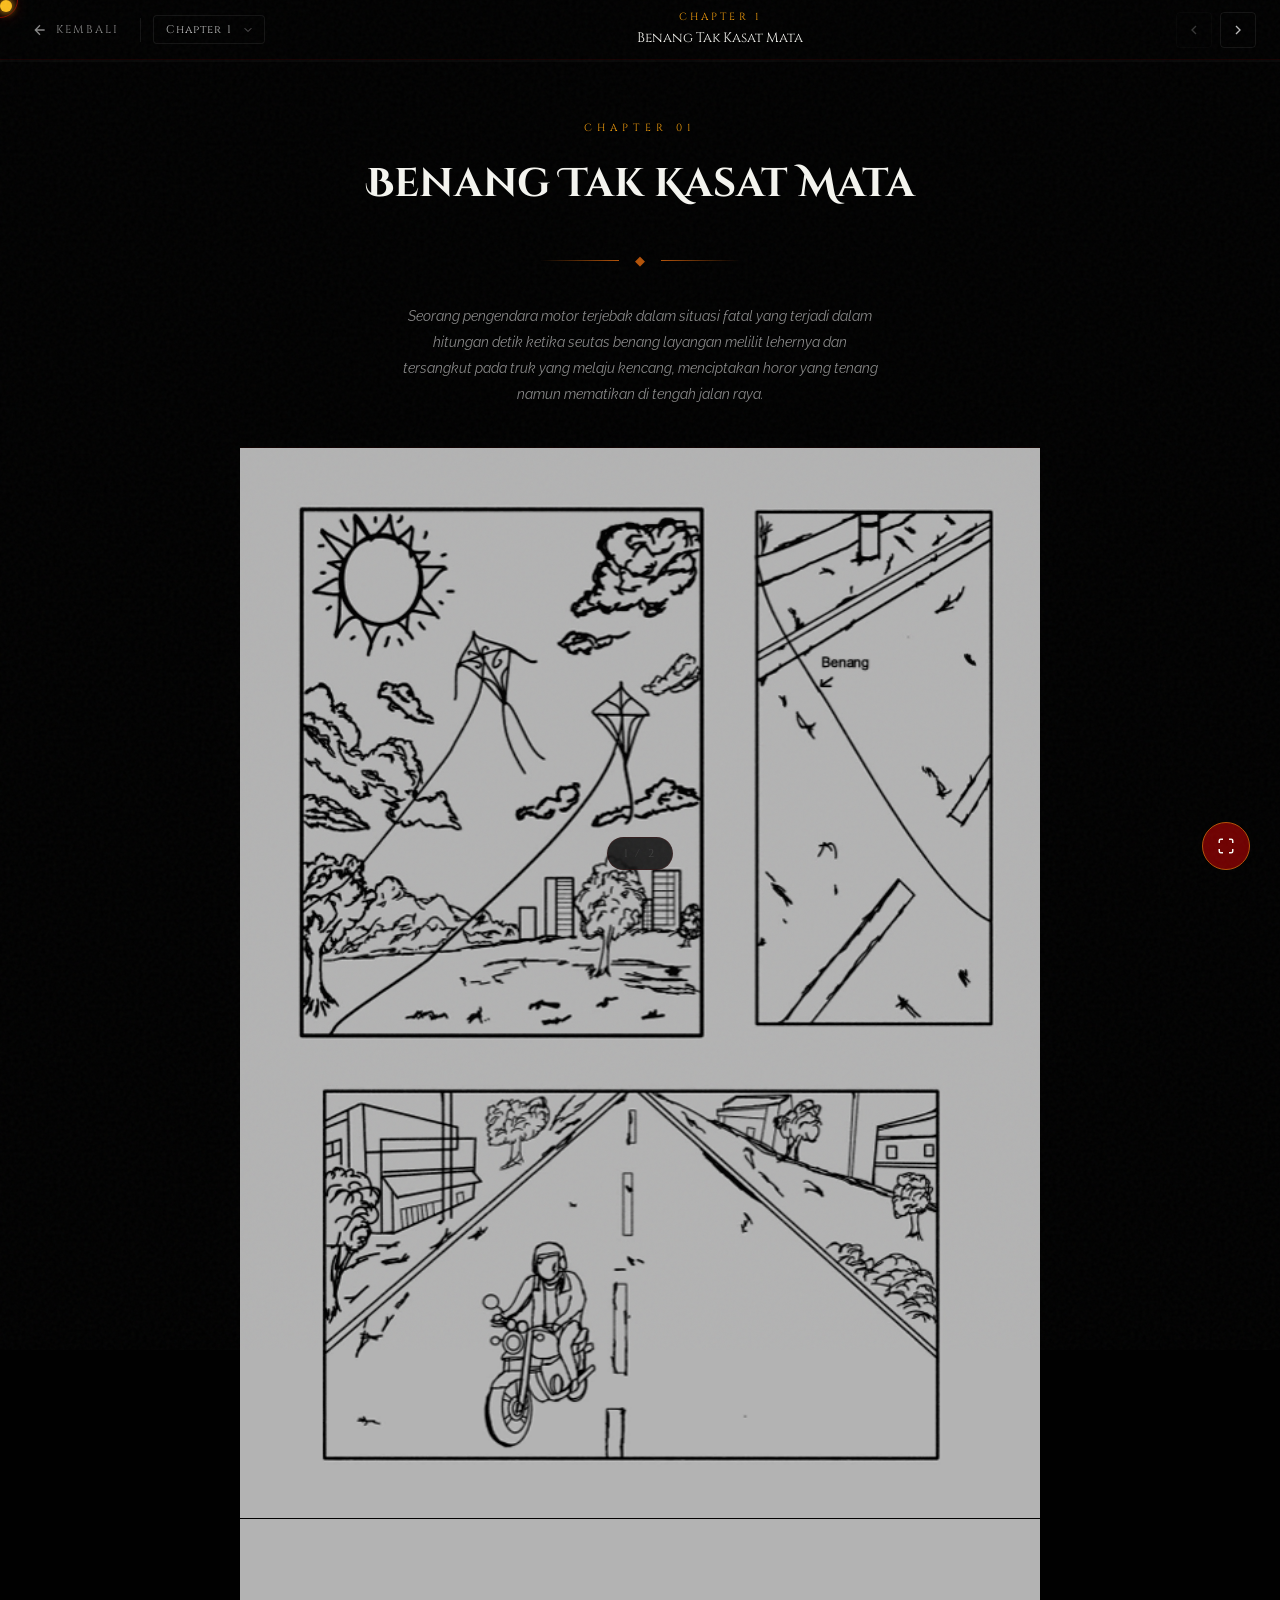
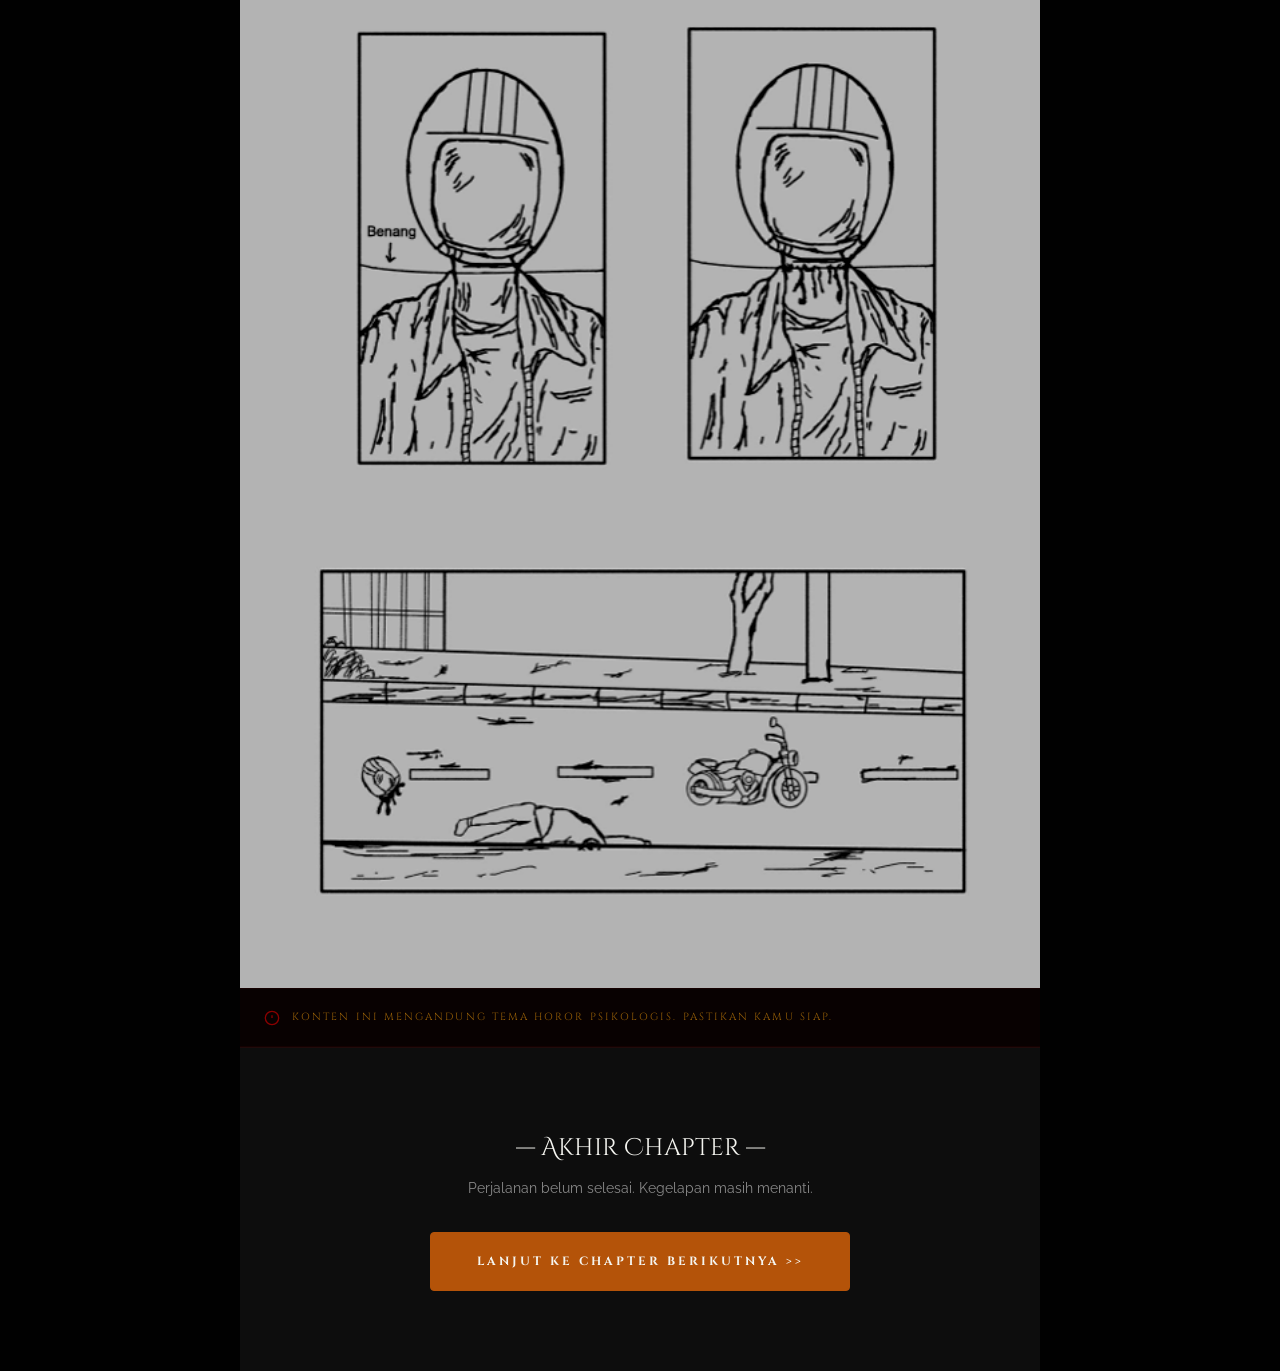
<file: reader.html>
<!doctype html>
<html lang="id">
  <head>
    <meta charset="UTF-8" />
    <meta name="viewport" content="width=device-width, initial-scale=1.0" />
    <meta
      name="description"
      content="Baca BATAS KEGELAPAN — Psychological Horror Manga"
    />
    <title>MANCHINEEL — Reader</title>
    <link rel="stylesheet" href="style.css" />
    <link rel="preconnect" href="https://fonts.googleapis.com" />
    <link rel="preconnect" href="https://fonts.gstatic.com" crossorigin />
    <style>
      body {
        background: #010101;
      }

      .reader-topbar-left {
        display: flex;
        align-items: center;
        gap: 4px;
      }

      .reader-divider {
        width: 1px;
        height: 24px;
        background: rgba(255, 255, 255, 0.08);
        margin: 0 8px;
      }

      .chapter-select {
        background: transparent;
        border: 1px solid rgba(255, 255, 255, 0.08);
        color: var(--text-dim);
        font-family: var(--font-heading);
        font-size: 0.7rem;
        letter-spacing: 0.1em;
        padding: 6px 12px;
        border-radius: var(--radius);
        cursor: none;
        appearance: none;
        -webkit-appearance: none;
        background-image: url("data:image/svg+xml,%3Csvg width='12' height='12' viewBox='0 0 24 24' fill='none' xmlns='http://www.w3.org/2000/svg'%3E%3Cpath d='M6 9l6 6 6-6' stroke='%23666' stroke-width='2' stroke-linecap='round'/%3E%3C/svg%3E");
        background-repeat: no-repeat;
        background-position: right 10px center;
        padding-right: 28px;
        transition: var(--transition-fast);
      }

      .chapter-select:hover {
        border-color: var(--red);
        color: var(--white);
      }

      .chapter-select option {
        background: #111;
        color: var(--text-dim);
      }

      /* Immersive overlay for comic pages */
      .reader-content {
        background: #010101;
        min-height: 100vh;
      }

      .comic-page img {
        max-width: 800px;
        width: 100%;
        display: block;
        margin: 0 auto;
      }

      /* Horror atmosphere between pages */
      .page-separator {
        height: 1px;
        background: linear-gradient(
          to right,
          transparent,
          rgba(139, 0, 0, 0.2),
          transparent
        );
        margin: 0;
      }

      .reader-intro {
        max-width: 800px;
        margin: 0 auto;
        padding: 60px 24px 40px;
        text-align: center;
        border-bottom: 1px solid rgba(139, 0, 0, 0.1);
      }

      .reader-intro-ch {
        font-family: var(--font-heading);
        font-size: 0.65rem;
        letter-spacing: 0.5em;
        text-transform: uppercase;
        color: var(--red-bright);
        margin-bottom: 12px;
      }

      .reader-intro-title {
        font-family: var(--font-display);
        font-size: clamp(1.5rem, 4vw, 2.5rem);
        color: var(--white);
        margin-bottom: 16px;
        animation: flicker-text 6s ease infinite;
      }

      .reader-intro-desc {
        font-size: 0.9rem;
        color: var(--text-muted);
        max-width: 480px;
        margin: 0 auto;
        line-height: 1.8;
        font-style: italic;
      }

      .reader-intro-divider {
        display: flex;
        align-items: center;
        gap: 16px;
        margin: 32px auto;
        max-width: 200px;
      }

      .reader-intro-divider span {
        height: 1px;
        flex: 1;
        background: linear-gradient(to right, transparent, var(--red));
      }

      .reader-intro-divider span:last-child {
        background: linear-gradient(to left, transparent, var(--red));
      }

      .reader-intro-divider i {
        color: var(--red);
        font-style: normal;
        font-size: 0.8rem;
      }

      .comic-image-wrapper {
        position: relative;
        max-width: 800px;
        margin: 0 auto;
        overflow: hidden;
      }

      .comic-image-wrapper::after {
        content: "";
        position: absolute;
        inset: 0;
        pointer-events: none;
        background: linear-gradient(
          180deg,
          rgba(1, 1, 1, 0.3) 0%,
          transparent 10%,
          transparent 90%,
          rgba(1, 1, 1, 0.3) 100%
        );
      }

      /* Hover effect on pages */
      .comic-page {
        position: relative;
      }

      .comic-page:hover img {
        filter: grayscale(15%) contrast(1.12) brightness(0.9) !important;
      }

      /* Page number display */
      .page-num-overlay {
        position: absolute;
        bottom: 12px;
        right: 12px;
        background: rgba(1, 1, 1, 0.7);
        border: 1px solid rgba(139, 0, 0, 0.2);
        font-family: var(--font-heading);
        font-size: 0.6rem;
        letter-spacing: 0.2em;
        color: var(--gray-mid);
        padding: 4px 10px;
        border-radius: var(--radius);
        z-index: 1;
      }

      /* Warning between chapters */
      .chapter-warning {
        max-width: 800px;
        margin: 0 auto;
        padding: 20px 24px;
        display: flex;
        align-items: center;
        gap: 12px;
        background: rgba(139, 0, 0, 0.05);
        border-top: 1px solid rgba(139, 0, 0, 0.1);
        border-bottom: 1px solid rgba(139, 0, 0, 0.1);
      }

      .chapter-warning p {
        font-family: var(--font-heading);
        font-size: 0.65rem;
        letter-spacing: 0.2em;
        text-transform: uppercase;
        color: var(--red-bright);
        opacity: 0.6;
      }

      .reader-end-nav {
        max-width: 420px;
        margin: 0 auto;
      }

      .reader-end-nav .btn-primary {
        width: 100%;
        justify-content: center;
        padding: 18px 24px;
      }

      @keyframes flicker-text {
        0%,
        94%,
        100% {
          opacity: 1;
        }
        95% {
          opacity: 0.7;
        }
        97% {
          opacity: 1;
        }
        98.5% {
          opacity: 0.85;
        }
      }

      @media (max-width: 820px) {
        .reader-chapter-info {
          display: none;
        }
        .reader-intro {
          padding: 40px 16px 32px;
        }
      }
    </style>
  </head>
  <body class="reader-page">
    <!-- Custom Cursor -->
    <div class="cursor"></div>
    <div class="cursor-ring"></div>

    <!-- Chapter Progress Bar -->
    <div class="chapter-progress-bar">
      <div class="chapter-progress-fill"></div>
    </div>

    <!-- Reader Topbar -->
    <div class="reader-topbar">
      <div class="reader-topbar-left">
        <a class="reader-back" href="index.html">
          <svg
            width="16"
            height="16"
            viewBox="0 0 24 24"
            fill="none"
            stroke="currentColor"
            stroke-width="2"
          >
            <path d="M19 12H5M12 5l-7 7 7 7" />
          </svg>
          <span>Kembali</span>
        </a>
        <div class="reader-divider"></div>
        <select
          class="chapter-select"
          id="chapter-select"
          title="Pilih Chapter"
        >
          <option value="1">Chapter 1</option>
          <option value="2">Chapter 2</option>
          <option value="3">Chapter 3</option>
          <option value="4">Chapter 4</option>
          <option value="5">Chapter 5</option>
          <option value="6">Chapter 6</option>
        </select>
      </div>

      <div class="reader-chapter-info">
        <div class="reader-chapter-num">Chapter 1</div>
        <div class="reader-chapter-title">Pintu Yang Terbuka</div>
      </div>

      <div class="reader-controls">
        <button
          class="reader-btn"
          id="prev-chapter-btn"
          title="Chapter Sebelumnya"
        >
          <svg
            width="16"
            height="16"
            viewBox="0 0 24 24"
            fill="none"
            stroke="currentColor"
            stroke-width="2"
          >
            <path d="M15 18l-6-6 6-6" />
          </svg>
        </button>
        <button
          class="reader-btn"
          id="next-chapter-btn"
          title="Chapter Berikutnya"
        >
          <svg
            width="16"
            height="16"
            viewBox="0 0 24 24"
            fill="none"
            stroke="currentColor"
            stroke-width="2"
          >
            <path d="M9 18l6-6-6-6" />
          </svg>
        </button>
      </div>
    </div>

    <!-- Reader Content -->
    <div class="reader-content">
      <!-- Chapter Intro -->
      <div class="reader-intro" id="reader-intro">
        <div class="reader-intro-ch" id="reader-ch-label">CHAPTER 01</div>
        <h1 class="reader-intro-title" id="reader-ch-title">
          Benang Tak Kasat Mata
        </h1>
        <div class="reader-intro-divider">
          <span></span>
          <i>◆</i>
          <span></span>
        </div>
        <p class="reader-intro-desc" id="reader-ch-desc">
          Seorang pengendara motor terjebak dalam situasi fatal yang terjadi
          dalam hitungan detik ketika seutas benang layangan melilit lehernya
          dan tersangkut pada truk yang melaju kencang, menciptakan horor yang
          tenang namun mematikan di tengah jalan raya.
        </p>
      </div>
      <!-- Comic Pages Container -->
      <div id="reader-pages" class="reader-pages">
        <!-- Rendered by JS -->
      </div>

      <!-- Chapter Warning -->
      <div class="chapter-warning">
        <svg
          width="16"
          height="16"
          viewBox="0 0 24 24"
          fill="none"
          stroke="#8b0000"
          stroke-width="2"
        >
          <circle cx="12" cy="12" r="10" />
          <line x1="12" y1="8" x2="12" y2="12" />
          <line x1="12" y1="16" x2="12.01" y2="16" />
        </svg>
        <p>Konten ini mengandung tema horor psikologis. Pastikan kamu siap.</p>
      </div>

      <!-- End of Chapter -->
      <div class="reader-end">
        <div class="reader-end-title">— Akhir Chapter —</div>
        <div class="reader-end-sub">
          Perjalanan belum selesai. Kegelapan masih menanti.
        </div>

        <div class="reader-nav-btns reader-end-nav">
          <a id="next-chapter-end" href="#" class="btn-primary">
            <span>Lanjut ke chapter berikutnya</span>
          </a>
        </div>
      </div>
    </div>

    <!-- Page Counter -->
    <div class="page-counter">1 / 8</div>

    <!-- Fullscreen Button -->
    <button class="fullscreen-btn" title="Mode Fullscreen (F)">
      <svg
        width="18"
        height="18"
        viewBox="0 0 24 24"
        fill="none"
        stroke="currentColor"
        stroke-width="2"
      >
        <path
          d="M8 3H5a2 2 0 0 0-2 2v3m18 0V5a2 2 0 0 0-2-2h-3m0 18h3a2 2 0 0 0 2-2v-3M3 16v3a2 2 0 0 0 2 2h3"
        />
      </svg>
    </button>

    <script src="script.js"></script>
    <script>
      // Update chapter select and intro based on URL param
      document.addEventListener("DOMContentLoaded", () => {
        const chId =
          parseInt(
            new URLSearchParams(window.location.search).get("chapter"),
          ) || 1;
        const sel = document.getElementById("chapter-select");
        if (sel) sel.value = chId;

        // Update intro
        const ch = window.CHAPTER_DATA ? CHAPTER_DATA[chId - 1] : null;
        if (ch) {
          const lbl = document.getElementById("reader-ch-label");
          const title = document.getElementById("reader-ch-title");
          const desc = document.getElementById("reader-ch-desc");
          if (lbl) lbl.textContent = `CHAPTER ${String(chId).padStart(2, "0")}`;
          if (title) title.textContent = ch.title;
          if (desc) desc.textContent = ch.desc;
        }

        // Chapter select navigation
        if (sel) {
          sel.addEventListener("change", () => {
            window.location.href = `reader.html?chapter=${sel.value}`;
          });
        }
      });
    </script>
  </body>
</html>
</file>
<file: style.css>
/* ============================================
   BATAS KEGELAPAN - Horror Comic Website
   Dark Horror Modern Aesthetic
   ============================================ */

@import url("https://fonts.googleapis.com/css2?family=Cinzel+Decorative:wght@400;700;900&family=Cinzel:wght@400;600;700;900&family=Raleway:ital,wght@0,300;0,400;0,500;0,600;1,300;1,400&display=swap");

/* ============ CSS VARIABLES ============ */
:root {
  --black: #020202;
  --dark: #080808;
  --dark-2: #0d0d0d;
  --dark-3: #111111;
  --dark-4: #1a1a1a;
  --dark-5: #222222;
  --gray: #2a2a2a;
  --gray-mid: #444444;
  --gray-light: #666666;
  --text-muted: #888888;
  --text-dim: #bbbbbb;
  --text-light: #e8e8e8;
  --white: #f5f5f0;

  --red: #b45309;
  --red-mid: #d97706;
  --red-bright: #f59e0b;
  --red-hot: #fbbf24;
  --red-glow: rgba(180, 0, 0, 0.6);
  --red-subtle: rgba(139, 0, 0, 0.15);
  --red-flare: rgba(200, 0, 0, 0.08);

  --accent: #f59e0b;
  --accent-dim: rgba(192, 57, 43, 0.5);

  --font-display: "Cinzel Decorative", serif;
  --font-heading: "Cinzel", serif;
  --font-body: "Raleway", sans-serif;

  --border-red: 1px solid rgba(139, 0, 0, 0.3);
  --border-dark: 1px solid rgba(255, 255, 255, 0.05);
  --radius: 4px;
  --radius-lg: 8px;

  --transition: all 0.4s cubic-bezier(0.25, 0.46, 0.45, 0.94);
  --transition-slow: all 0.7s cubic-bezier(0.25, 0.46, 0.45, 0.94);
  --transition-fast: all 0.2s ease;

  --shadow-red: 0 0 20px rgba(139, 0, 0, 0.4), 0 0 60px rgba(139, 0, 0, 0.1);
  --shadow-dark: 0 20px 60px rgba(0, 0, 0, 0.8);
  --glow-red:
    0 0 10px rgba(180, 0, 0, 0.8), 0 0 30px rgba(139, 0, 0, 0.4),
    0 0 60px rgba(100, 0, 0, 0.2);
}

/* ============ RESET & BASE ============ */
*,
*::before,
*::after {
  margin: 0;
  padding: 0;
  box-sizing: border-box;
}

html {
  scroll-behavior: smooth;
  font-size: 16px;
}

body {
  font-family: var(--font-body);
  background-color: var(--black);
  color: var(--text-light);
  line-height: 1.7;
  overflow-x: hidden;
  cursor: default;
}

body.menu-open {
  overflow: hidden;
}

a {
  text-decoration: none;
  color: inherit;
}

img {
  max-width: 100%;
  display: block;
}

ul {
  list-style: none;
}

button {
  cursor: pointer;
  font-family: var(--font-body);
  border: none;
  background: none;
}

/* ============ CUSTOM CURSOR ============ */
.cursor {
  width: 12px;
  height: 12px;
  background: var(--red-hot);
  border-radius: 50%;
  position: fixed;
  pointer-events: none;
  z-index: 9999;
  mix-blend-mode: difference;
  transition:
    transform 0.15s ease,
    opacity 0.3s ease;
  box-shadow:
    0 0 8px var(--red-hot),
    0 0 20px rgba(255, 26, 26, 0.5);
}

.cursor-ring {
  width: 36px;
  height: 36px;
  border: 1px solid rgba(204, 0, 0, 0.6);
  border-radius: 50%;
  position: fixed;
  pointer-events: none;
  z-index: 9998;
  transition: all 0.25s cubic-bezier(0.25, 0.46, 0.45, 0.94);
}

.cursor.hover {
  transform: scale(2.5);
  background: transparent;
  border: 1px solid var(--red-hot);
}

.cursor-ring.hover {
  transform: scale(1.5);
  border-color: var(--red-hot);
  box-shadow: 0 0 15px rgba(255, 26, 26, 0.4);
}

/* ============ GRAIN OVERLAY ============ */
.grain-overlay {
  position: fixed;
  top: -50%;
  left: -50%;
  width: 200%;
  height: 200%;
  pointer-events: none;
  z-index: 9000;
  opacity: 0.035;
  background-image: url("data:image/svg+xml,%3Csvg viewBox='0 0 512 512' xmlns='http://www.w3.org/2000/svg'%3E%3Cfilter id='noise'%3E%3CfeTurbulence type='fractalNoise' baseFrequency='0.9' numOctaves='4' stitchTiles='stitch'/%3E%3C/filter%3E%3Crect width='100%25' height='100%25' filter='url(%23noise)' opacity='1'/%3E%3C/svg%3E");
  animation: grain-shift 0.5s steps(1) infinite;
}

@keyframes grain-shift {
  0% {
    transform: translate(0, 0);
  }
  10% {
    transform: translate(-2%, -3%);
  }
  20% {
    transform: translate(3%, 1%);
  }
  30% {
    transform: translate(-1%, 4%);
  }
  40% {
    transform: translate(4%, -2%);
  }
  50% {
    transform: translate(-3%, 2%);
  }
  60% {
    transform: translate(2%, -4%);
  }
  70% {
    transform: translate(-4%, 1%);
  }
  80% {
    transform: translate(1%, 3%);
  }
  90% {
    transform: translate(-2%, -1%);
  }
  100% {
    transform: translate(3%, -3%);
  }
}

/* ============ LOADING SCREEN ============ */
#loading-screen {
  position: fixed;
  inset: 0;
  background: var(--black);
  z-index: 10000;
  display: flex;
  flex-direction: column;
  align-items: center;
  justify-content: center;
  transition:
    opacity 0.8s ease,
    visibility 0.8s ease;
}

#loading-screen.hidden {
  opacity: 0;
  visibility: hidden;
  pointer-events: none;
}

.loading-content {
  text-align: center;
  position: relative;
}

.loading-eye {
  width: 80px;
  height: 80px;
  border: 2px solid var(--red);
  border-radius: 50%;
  margin: 0 auto 24px;
  position: relative;
  animation: eye-pulse 2s ease-in-out infinite;
}

.loading-eye::before {
  content: "";
  position: absolute;
  inset: 8px;
  background: var(--red);
  border-radius: 50%;
  animation: pupil 2s ease-in-out infinite;
}

.loading-eye::after {
  content: "";
  position: absolute;
  inset: -8px;
  border: 1px solid rgba(139, 0, 0, 0.3);
  border-radius: 50%;
  animation: eye-ring 2s ease-in-out infinite;
}

@keyframes eye-pulse {
  0%,
  100% {
    box-shadow:
      0 0 20px rgba(139, 0, 0, 0.6),
      0 0 60px rgba(139, 0, 0, 0.2);
  }
  50% {
    box-shadow:
      0 0 40px rgba(180, 0, 0, 0.9),
      0 0 100px rgba(139, 0, 0, 0.4);
  }
}

@keyframes pupil {
  0%,
  100% {
    transform: scale(1);
  }
  50% {
    transform: scale(0.6);
  }
}

@keyframes eye-ring {
  0%,
  100% {
    transform: scale(1);
    opacity: 0.5;
  }
  50% {
    transform: scale(1.2);
    opacity: 0;
  }
}

.loading-title {
  font-family: var(--font-display);
  font-size: clamp(1.2rem, 3vw, 2rem);
  font-weight: 700;
  color: var(--red-bright);
  letter-spacing: 0.3em;
  text-transform: uppercase;
  margin-bottom: 8px;
  animation: flicker-text 3s ease infinite;
}

.loading-subtitle {
  font-family: var(--font-heading);
  font-size: 0.75rem;
  color: var(--gray-light);
  letter-spacing: 0.4em;
  text-transform: uppercase;
  margin-bottom: 40px;
}

.loading-bar-wrap {
  width: 200px;
  height: 2px;
  background: var(--dark-4);
  margin: 0 auto;
  position: relative;
  overflow: hidden;
}

.loading-bar {
  height: 100%;
  background: linear-gradient(90deg, var(--red), var(--red-hot));
  width: 0%;
  transition: width 0.1s ease;
  box-shadow: 0 0 10px var(--red-hot);
}

.loading-text {
  font-size: 0.65rem;
  color: var(--gray-mid);
  letter-spacing: 0.3em;
  text-transform: uppercase;
  margin-top: 16px;
  animation: blink 1s step-end infinite;
}

@keyframes blink {
  50% {
    opacity: 0;
  }
}

/* ============ NAVBAR ============ */
.navbar {
  position: fixed;
  top: 0;
  left: 0;
  right: 0;
  z-index: 1000;
  padding: 0 5%;
  height: 70px;
  display: flex;
  align-items: center;
  justify-content: space-between;
  transition: var(--transition);
  border-bottom: 1px solid transparent;
}

.navbar.scrolled {
  background: rgba(2, 2, 2, 0.95);
  backdrop-filter: blur(20px);
  border-bottom: var(--border-red);
  box-shadow: 0 4px 30px rgba(0, 0, 0, 0.8);
}

.nav-logo {
  display: flex;
  align-items: center;
  gap: 12px;
}

.logo-icon {
  width: 36px;
  height: 36px;
  position: relative;
}

.logo-icon svg {
  width: 100%;
  height: 100%;
}

.logo-text {
  font-family: var(--font-display);
  font-size: 1rem;
  font-weight: 700;
  color: var(--white);
  letter-spacing: 0.1em;
}

.logo-text span {
  color: var(--red-bright);
}

.nav-links {
  display: flex;
  align-items: center;
  gap: 40px;
}

.nav-links a {
  font-family: var(--font-heading);
  font-size: 0.75rem;
  font-weight: 600;
  letter-spacing: 0.2em;
  text-transform: uppercase;
  color: var(--text-dim);
  position: relative;
  transition: var(--transition-fast);
}

.nav-links a::after {
  content: "";
  position: absolute;
  bottom: -4px;
  left: 0;
  width: 0;
  height: 1px;
  background: var(--red-bright);
  transition: var(--transition);
  box-shadow: 0 0 8px var(--red-bright);
}

.nav-links a:hover {
  color: var(--white);
}

.nav-links a:hover::after,
.nav-links a.active::after {
  width: 100%;
}

.nav-links a.active {
  color: var(--red-bright);
}

.nav-cta {
  font-family: var(--font-heading) !important;
  font-size: 0.7rem !important;
  letter-spacing: 0.2em;
  color: var(--red-bright) !important;
  padding: 8px 20px;
  border: 1px solid var(--red);
  border-radius: var(--radius);
  transition: var(--transition) !important;
}

.nav-cta:hover {
  background: var(--red) !important;
  color: var(--white) !important;
  box-shadow: var(--shadow-red) !important;
}

.nav-cta::after {
  display: none !important;
}

.nav-hamburger {
  display: none;
  flex-direction: column;
  gap: 5px;
  width: 28px;
  cursor: none;
}

.nav-hamburger span {
  display: block;
  height: 1px;
  background: var(--text-dim);
  transition: var(--transition);
}

.nav-hamburger.active span:nth-child(1) {
  transform: translateY(6px) rotate(45deg);
}

.nav-hamburger.active span:nth-child(2) {
  opacity: 0;
}

.nav-hamburger.active span:nth-child(3) {
  transform: translateY(-6px) rotate(-45deg);
}

/* ============ MOBILE MENU ============ */
.mobile-menu {
  position: fixed;
  inset: 0;
  background: rgba(2, 2, 2, 0.98);
  z-index: 999;
  display: flex;
  flex-direction: column;
  align-items: center;
  justify-content: center;
  gap: 40px;
  opacity: 0;
  visibility: hidden;
  transition: var(--transition);
}

.mobile-menu.open {
  opacity: 1;
  visibility: visible;
}

.mobile-menu a {
  font-family: var(--font-heading);
  font-size: 1.5rem;
  letter-spacing: 0.3em;
  text-transform: uppercase;
  color: var(--text-dim);
  transition: var(--transition);
}

.mobile-menu a:hover {
  color: var(--red-bright);
  text-shadow: var(--glow-red);
}

/* ============ HERO SECTION ============ */
.hero {
  position: relative;
  min-height: 100vh;
  display: flex;
  align-items: center;
  overflow: hidden;
}

.hero-bg {
  position: absolute;
  inset: 0;
  z-index: 0;
}

.hero-bg-image {
  width: 100%;
  height: 100%;
  object-fit: cover;
  object-position: center top;
  filter: grayscale(40%) brightness(0.25) contrast(1.2);
  transform: scale(1.05);
  animation: slow-zoom 20s ease-in-out infinite alternate;
}

@keyframes slow-zoom {
  from {
    transform: scale(1.05);
  }
  to {
    transform: scale(1.12);
  }
}

.hero-overlay {
  position: absolute;
  inset: 0;
  background: linear-gradient(
    to bottom,
    rgba(2, 2, 2, 0.3) 0%,
    rgba(2, 2, 2, 0.1) 30%,
    rgba(139, 0, 0, 0.05) 50%,
    rgba(2, 2, 2, 0.7) 75%,
    rgba(2, 2, 2, 1) 100%
  );
}

.hero-vignette {
  position: absolute;
  inset: 0;
  background: radial-gradient(
    ellipse at center,
    transparent 30%,
    rgba(2, 2, 2, 0.8) 100%
  );
}

.hero-content {
  position: relative;
  z-index: 2;
  width: 100%;
  max-width: 1200px;
  margin: 0 auto;
  padding: 0 5%;
  padding-top: 120px;
  padding-bottom: 100px;
}

.hero-badge {
  display: inline-flex;
  align-items: center;
  gap: 8px;
  font-family: var(--font-heading);
  font-size: 0.65rem;
  letter-spacing: 0.4em;
  text-transform: uppercase;
  color: var(--red-bright);
  margin-bottom: 24px;
  opacity: 0;
  animation: fade-up 0.8s ease 0.3s forwards;
}

.hero-badge::before {
  content: "";
  width: 30px;
  height: 1px;
  background: var(--red-bright);
  box-shadow: 0 0 8px var(--red-bright);
}

.hero-title {
  font-family: var(--font-display);
  font-size: clamp(3rem, 8vw, 7rem);
  font-weight: 900;
  line-height: 1;
  color: var(--white);
  text-transform: uppercase;
  letter-spacing: 0.05em;
  margin-bottom: 8px;
  opacity: 0;
  animation: fade-up 0.8s ease 0.5s forwards;
  position: relative;
}

.hero-title .glitch {
  position: relative;
  display: inline-block;
}

.hero-title .glitch::before,
.hero-title .glitch::after {
  content: attr(data-text);
  position: absolute;
  top: 0;
  left: 0;
  width: 100%;
  height: 100%;
}

.hero-title .glitch::before {
  color: var(--red-bright);
  animation: glitch-1 3s infinite;
  clip-path: polygon(0 0, 100% 0, 100% 35%, 0 35%);
}

.hero-title .glitch::after {
  color: #001aff;
  animation: glitch-2 3s infinite;
  clip-path: polygon(0 65%, 100% 65%, 100% 100%, 0 100%);
}

@keyframes glitch-1 {
  0%,
  90%,
  100% {
    transform: none;
    opacity: 0;
  }
  92% {
    transform: translateX(-3px);
    opacity: 0.8;
  }
  94% {
    transform: translateX(3px);
    opacity: 0.8;
  }
  96% {
    transform: translateX(-1px);
    opacity: 0;
  }
}

@keyframes glitch-2 {
  0%,
  88%,
  100% {
    transform: none;
    opacity: 0;
  }
  90% {
    transform: translateX(3px);
    opacity: 0.6;
  }
  93% {
    transform: translateX(-3px);
    opacity: 0.6;
  }
  95% {
    transform: none;
    opacity: 0;
  }
}

.hero-subtitle {
  font-family: var(--font-heading);
  font-size: clamp(0.9rem, 2vw, 1.3rem);
  font-weight: 400;
  color: var(--red-bright);
  letter-spacing: 0.3em;
  text-transform: uppercase;
  margin-bottom: 32px;
  opacity: 0;
  animation: fade-up 0.8s ease 0.7s forwards;
}

.hero-desc {
  max-width: 540px;
  font-size: 1rem;
  color: var(--text-muted);
  line-height: 1.8;
  margin-bottom: 48px;
  font-style: italic;
  opacity: 0;
  animation: fade-up 0.8s ease 0.9s forwards;
}

.hero-actions {
  display: flex;
  align-items: center;
  gap: 20px;
  flex-wrap: wrap;
  opacity: 0;
  animation: fade-up 0.8s ease 1.1s forwards;
}

.hero-scroll {
  position: absolute;
  bottom: 40px;
  left: 50%;
  transform: translateX(-50%);
  z-index: 2;
  display: flex;
  flex-direction: column;
  align-items: center;
  gap: 8px;
  opacity: 0;
  animation: fade-in 1s ease 1.5s forwards;
}

.hero-scroll span {
  font-family: var(--font-heading);
  font-size: 0.6rem;
  letter-spacing: 0.3em;
  color: var(--gray-mid);
  text-transform: uppercase;
}

.scroll-line {
  width: 1px;
  height: 60px;
  background: linear-gradient(to bottom, var(--red), transparent);
  animation: scroll-pulse 2s ease-in-out infinite;
}

@keyframes scroll-pulse {
  0%,
  100% {
    opacity: 1;
    transform: scaleY(1);
  }
  50% {
    opacity: 0.4;
    transform: scaleY(0.7);
  }
}

/* ============ BUTTONS ============ */
.btn-primary {
  display: inline-flex;
  align-items: center;
  gap: 10px;
  font-family: var(--font-heading);
  font-size: 0.75rem;
  font-weight: 700;
  letter-spacing: 0.25em;
  text-transform: uppercase;
  color: var(--white);
  background: var(--red);
  padding: 16px 36px;
  border-radius: var(--radius);
  border: 1px solid var(--red);
  transition: var(--transition);
  position: relative;
  overflow: hidden;
}

.btn-primary::before {
  content: "";
  position: absolute;
  inset: 0;
  background: linear-gradient(135deg, var(--red-hot), var(--red));
  opacity: 0;
  transition: var(--transition);
}

.btn-primary:hover {
  box-shadow: var(--shadow-red);
  transform: translateY(-2px);
}

.btn-primary:hover::before {
  opacity: 1;
}

.btn-primary span,
.btn-primary svg {
  position: relative;
  z-index: 1;
}

.btn-secondary {
  display: inline-flex;
  align-items: center;
  gap: 10px;
  font-family: var(--font-heading);
  font-size: 0.75rem;
  font-weight: 600;
  letter-spacing: 0.25em;
  text-transform: uppercase;
  color: var(--text-dim);
  background: transparent;
  padding: 16px 36px;
  border-radius: var(--radius);
  border: 1px solid rgba(255, 255, 255, 0.1);
  transition: var(--transition);
}

.btn-secondary:hover {
  color: var(--white);
  border-color: rgba(255, 255, 255, 0.3);
}

.btn-icon {
  display: inline-flex;
  align-items: center;
  gap: 8px;
}

/* ============ SECTION COMMON ============ */
section {
  position: relative;
}

.section-header {
  text-align: center;
  margin-bottom: 60px;
}

.section-label {
  font-family: var(--font-heading);
  font-size: 0.65rem;
  letter-spacing: 0.5em;
  text-transform: uppercase;
  color: var(--red-bright);
  display: flex;
  align-items: center;
  justify-content: center;
  gap: 16px;
  margin-bottom: 16px;
}

.section-label::before,
.section-label::after {
  content: "";
  width: 40px;
  height: 1px;
  background: var(--red);
  opacity: 0.5;
}

.section-title {
  font-family: var(--font-heading);
  font-size: clamp(1.8rem, 4vw, 3rem);
  font-weight: 700;
  color: var(--white);
  letter-spacing: 0.05em;
  line-height: 1.2;
}

/* ============ COMIC INFO SECTION ============ */
.comic-info {
  padding: 80px 0;
  background: var(--black);
}

.comic-info-grid {
  max-width: 1200px;
  margin: 0 auto;
  padding: 0 5%;
  display: grid;
  grid-template-columns: 300px 1fr;
  gap: 60px;
  align-items: start;
}

.comic-cover-wrap {
  position: sticky;
  top: 100px;
}

.comic-cover {
  position: relative;
  border-radius: var(--radius-lg);
  overflow: hidden;
  box-shadow: var(--shadow-red), var(--shadow-dark);
  border: 1px solid rgba(139, 0, 0, 0.3);
}

.comic-cover::before {
  content: "";
  position: absolute;
  inset: 0;
  background: linear-gradient(135deg, rgba(139, 0, 0, 0.1), transparent);
  z-index: 1;
  pointer-events: none;
}

.comic-cover img {
  width: 100%;
  aspect-ratio: 2/3;
  object-fit: cover;
  display: block;
  transition: var(--transition-slow);
}

.comic-cover:hover img {
  transform: scale(1.03);
}

.cover-badge {
  position: absolute;
  top: 16px;
  left: 16px;
  z-index: 2;
  background: var(--red);
  color: var(--white);
  font-family: var(--font-heading);
  font-size: 0.6rem;
  letter-spacing: 0.3em;
  text-transform: uppercase;
  padding: 6px 12px;
  border-radius: var(--radius);
  box-shadow: 0 0 15px rgba(139, 0, 0, 0.6);
}

.cover-genre {
  position: absolute;
  bottom: 16px;
  left: 16px;
  right: 16px;
  z-index: 2;
  display: flex;
  flex-wrap: wrap;
  gap: 6px;
}

.genre-tag {
  background: rgba(2, 2, 2, 0.8);
  border: 1px solid rgba(139, 0, 0, 0.4);
  color: var(--text-dim);
  font-family: var(--font-heading);
  font-size: 0.6rem;
  letter-spacing: 0.2em;
  text-transform: uppercase;
  padding: 4px 10px;
  border-radius: var(--radius);
  backdrop-filter: blur(10px);
}

.cover-stats {
  display: grid;
  grid-template-columns: 1fr 1fr;
  gap: 1px;
  background: var(--border-red);
  border: var(--border-red);
  border-radius: var(--radius);
  overflow: hidden;
  margin-top: 16px;
}

.stat-box {
  background: var(--dark-2);
  padding: 16px;
  text-align: center;
}

.stat-value {
  font-family: var(--font-heading);
  font-size: 1.2rem;
  font-weight: 700;
  color: var(--white);
  display: block;
}

.stat-label {
  font-size: 0.65rem;
  letter-spacing: 0.2em;
  text-transform: uppercase;
  color: var(--text-muted);
  margin-top: 2px;
}

.stars {
  color: var(--red-bright);
  font-size: 0.9rem;
}

/* ============ COMIC META ============ */
.comic-meta-title {
  font-family: var(--font-display);
  font-size: clamp(2rem, 5vw, 3.5rem);
  font-weight: 700;
  color: var(--white);
  line-height: 1.1;
  margin-bottom: 8px;
  animation: flicker-text 8s ease infinite;
}

@keyframes flicker-text {
  0%,
  95%,
  100% {
    opacity: 1;
  }
  96% {
    opacity: 0.8;
  }
  97% {
    opacity: 1;
  }
  98% {
    opacity: 0.9;
  }
}

.comic-meta-sub {
  font-family: var(--font-heading);
  font-size: 0.85rem;
  color: var(--red-bright);
  letter-spacing: 0.2em;
  text-transform: uppercase;
  margin-bottom: 24px;
}

.meta-status {
  display: inline-flex;
  align-items: center;
  gap: 8px;
  font-family: var(--font-heading);
  font-size: 0.7rem;
  letter-spacing: 0.2em;
  text-transform: uppercase;
  margin-bottom: 32px;
}

.status-dot {
  width: 8px;
  height: 8px;
  border-radius: 50%;
  background: #00cc66;
  animation: pulse-green 2s ease-in-out infinite;
}

@keyframes pulse-green {
  0%,
  100% {
    box-shadow: 0 0 0 0 rgba(0, 204, 102, 0.7);
  }
  70% {
    box-shadow: 0 0 0 8px rgba(0, 204, 102, 0);
  }
}

.comic-synopsis {
  color: var(--text-muted);
  font-size: 0.95rem;
  line-height: 1.9;
  margin-bottom: 40px;
  border-left: 2px solid var(--red);
  padding-left: 20px;
  font-style: italic;
}

.comic-synopsis.collapsed {
  max-height: 160px;
  overflow: hidden;
  position: relative;
}

.comic-synopsis.collapsed::after {
  content: "";
  position: absolute;
  left: 0;
  right: 0;
  bottom: 0;
  height: 4rem;
  background: linear-gradient(180deg, rgba(2, 2, 2, 0), rgba(2, 2, 2, 0.96));
  pointer-events: none;
}

.synopsis-toggle-wrap {
  display: flex;
  justify-content: flex-end;
  margin-bottom: 24px;
}

.comic-actions {
  display: flex;
  flex-wrap: wrap;
  gap: 16px;
  margin-bottom: 48px;
}

.divider {
  height: 1px;
  background: linear-gradient(to right, var(--red), transparent);
  margin: 32px 0;
  opacity: 0.3;
}

.author-mini {
  display: flex;
  align-items: center;
  gap: 16px;
}

.author-avatar {
  width: 50px;
  height: 50px;
  border-radius: 50%;
  border: 2px solid var(--red);
  overflow: hidden;
  flex-shrink: 0;
}

.author-avatar img {
  width: 100%;
  height: 100%;
  object-fit: cover;
}

.author-info-label {
  font-size: 0.65rem;
  letter-spacing: 0.3em;
  text-transform: uppercase;
  color: var(--text-muted);
  margin-bottom: 2px;
}

.author-info-name {
  font-family: var(--font-heading);
  font-size: 0.9rem;
  font-weight: 600;
  color: var(--white);
}

/* ============ CHAPTERS SECTION ============ */
.chapters-section {
  padding: 80px 0;
  background: linear-gradient(to bottom, var(--black), var(--dark-2));
}

.chapters-wrap {
  max-width: 1200px;
  margin: 0 auto;
  padding: 0 5%;
}

.chapters-grid {
  display: grid;
  grid-template-columns: repeat(auto-fill, minmax(340px, 1fr));
  gap: 20px;
}

.chapter-card {
  background: var(--dark-2);
  border: 1px solid rgba(255, 255, 255, 0.04);
  border-radius: var(--radius-lg);
  overflow: hidden;
  transition: var(--transition);
  position: relative;
  cursor: none;
  display: block;
}

.chapter-card::before {
  content: "";
  position: absolute;
  inset: 0;
  border-radius: var(--radius-lg);
  border: 1px solid transparent;
  background: linear-gradient(135deg, rgba(139, 0, 0, 0.3), transparent)
    border-box;
  -webkit-mask:
    linear-gradient(#fff 0 0) padding-box,
    linear-gradient(#fff 0 0);
  mask:
    linear-gradient(#fff 0 0) padding-box,
    linear-gradient(#fff 0 0);
  -webkit-mask-composite: destination-out;
  mask-composite: exclude;
  opacity: 0;
  transition: var(--transition);
}

.chapter-card:hover {
  transform: translateY(-4px);
  box-shadow: var(--shadow-red), var(--shadow-dark);
  border-color: rgba(139, 0, 0, 0.3);
}

.chapter-card:hover::before {
  opacity: 1;
}

.chapter-thumb {
  position: relative;
  overflow: hidden;
  aspect-ratio: 12/9;
}

.chapter-thumb img {
  width: 100%;
  height: 100%;
  object-fit: cover;
  filter: grayscale(30%) brightness(0.7);
  transition: var(--transition-slow);
}

.chapter-card:hover .chapter-thumb img {
  filter: grayscale(0%) brightness(0.85);
  transform: scale(1.05);
}

.chapter-thumb-overlay {
  position: absolute;
  inset: 0;
  background: linear-gradient(to bottom, transparent, rgba(2, 2, 2, 0.9));
  display: flex;
  align-items: center;
  justify-content: center;
}

.chapter-play-btn {
  width: 50px;
  height: 50px;
  border-radius: 50%;
  background: rgba(139, 0, 0, 0.8);
  border: 2px solid var(--red-bright);
  display: flex;
  align-items: center;
  justify-content: center;
  opacity: 0;
  transform: scale(0.8);
  transition: var(--transition);
  box-shadow: 0 0 20px rgba(139, 0, 0, 0.6);
}

.chapter-card:hover .chapter-play-btn {
  opacity: 1;
  transform: scale(1);
}

.chapter-number-badge {
  position: absolute;
  top: 12px;
  left: 12px;
  background: var(--red);
  color: var(--white);
  font-family: var(--font-heading);
  font-size: 0.65rem;
  font-weight: 700;
  letter-spacing: 0.1em;
  padding: 4px 10px;
  border-radius: var(--radius);
}

.chapter-body {
  padding: 20px;
}

.chapter-num {
  font-family: var(--font-heading);
  font-size: 0.65rem;
  letter-spacing: 0.3em;
  text-transform: uppercase;
  color: var(--red-bright);
  margin-bottom: 6px;
}

.chapter-title {
  font-family: var(--font-heading);
  font-size: 1rem;
  font-weight: 600;
  color: var(--white);
  margin-bottom: 8px;
  transition: var(--transition-fast);
}

.chapter-card:hover .chapter-title {
  color: var(--red-bright);
}

.chapter-desc {
  font-size: 0.8rem;
  color: var(--text-muted);
  line-height: 1.6;
  margin-bottom: 16px;
  display: -webkit-box;
  -webkit-line-clamp: 2;
  -webkit-box-orient: vertical;
  overflow: hidden;
}

.chapter-footer {
  display: flex;
  align-items: center;
  justify-content: space-between;
}

.chapter-date {
  font-size: 0.7rem;
  color: var(--gray-mid);
  letter-spacing: 0.1em;
}

.chapter-pages {
  font-family: var(--font-heading);
  font-size: 0.65rem;
  letter-spacing: 0.1em;
  color: var(--text-muted);
  display: flex;
  align-items: center;
  gap: 4px;
}

/* ============ LORE SECTION ============ */
.lore-section {
  padding: 80px 0;
  background: var(--dark-2);
  position: relative;
  overflow: hidden;
}

.lore-bg {
  position: absolute;
  inset: 0;
  background: radial-gradient(
    ellipse at center,
    rgba(139, 0, 0, 0.03) 0%,
    transparent 70%
  );
}

.lore-wrap {
  max-width: 800px;
  margin: 0 auto;
  padding: 0 5%;
  text-align: center;
  position: relative;
  z-index: 1;
}

.lore-symbol {
  width: 60px;
  height: 60px;
  margin: 0 auto 32px;
  opacity: 0.6;
}

.lore-text {
  font-family: var(--font-heading);
  font-size: clamp(1rem, 2vw, 1.2rem);
  line-height: 2;
  color: var(--text-muted);
  font-style: italic;
  position: relative;
}

.lore-text::before,
.lore-text::after {
  content: '"';
  font-family: var(--font-display);
  font-size: 4rem;
  color: var(--red);
  opacity: 0.2;
  position: absolute;
  line-height: 1;
}

.lore-text::before {
  top: -20px;
  left: -20px;
}

.lore-text::after {
  bottom: -40px;
  right: -20px;
}

/* ============ FOOTER ============ */
footer {
  background: var(--black);
  border-top: 1px solid rgba(139, 0, 0, 0.1);
  padding: 60px 0 30px;
}

.footer-wrap {
  max-width: 1200px;
  margin: 0 auto;
  padding: 0 5%;
}

.footer-top {
  display: grid;
  grid-template-columns: 2fr 1fr 1fr;
  gap: 60px;
  margin-bottom: 48px;
}

.footer-brand p {
  font-size: 0.85rem;
  color: var(--text-muted);
  line-height: 1.8;
  margin-top: 16px;
  max-width: 300px;
}

.footer-col-title {
  font-family: var(--font-heading);
  font-size: 0.7rem;
  letter-spacing: 0.3em;
  text-transform: uppercase;
  color: var(--red-bright);
  margin-bottom: 20px;
}

.footer-links li {
  margin-bottom: 12px;
}

.footer-links a {
  font-size: 0.85rem;
  color: var(--text-muted);
  transition: var(--transition-fast);
  display: inline-flex;
  align-items: center;
  gap: 8px;
}

.footer-links a::before {
  content: "▸";
  color: var(--red);
  font-size: 0.6rem;
  opacity: 0;
  transform: translateX(-8px);
  transition: var(--transition-fast);
}

.footer-links a:hover {
  color: var(--white);
}

.footer-links a:hover::before {
  opacity: 1;
  transform: translateX(0);
}

.footer-bottom {
  border-top: 1px solid rgba(255, 255, 255, 0.05);
  padding-top: 24px;
  display: flex;
  align-items: center;
  justify-content: space-between;
  flex-wrap: gap;
  gap: 16px;
}

.footer-copy {
  font-size: 0.75rem;
  color: var(--gray-mid);
  letter-spacing: 0.1em;
}

.footer-copy span {
  color: var(--red);
}

.footer-social {
  display: flex;
  gap: 16px;
}

.social-btn {
  width: 36px;
  height: 36px;
  border: 1px solid rgba(255, 255, 255, 0.08);
  border-radius: var(--radius);
  display: flex;
  align-items: center;
  justify-content: center;
  color: var(--gray-mid);
  transition: var(--transition);
  font-size: 0.9rem;
}

.social-btn:hover {
  border-color: var(--red);
  color: var(--red-bright);
  box-shadow: 0 0 15px rgba(139, 0, 0, 0.3);
}

/* ============ READER PAGE ============ */
.reader-page {
  background: #010101;
  min-height: 100vh;
}

.reader-topbar {
  position: fixed;
  top: 0;
  left: 0;
  right: 0;
  z-index: 500;
  height: 60px;
  background: rgba(1, 1, 1, 0.95);
  backdrop-filter: blur(20px);
  border-bottom: 1px solid rgba(139, 0, 0, 0.15);
  display: flex;
  align-items: center;
  padding: 0 24px;
  gap: 16px;
  transition: var(--transition);
}

.reader-topbar.hidden {
  transform: translateY(0);
}

.reader-back {
  display: flex;
  align-items: center;
  gap: 8px;
  font-family: var(--font-heading);
  font-size: 0.7rem;
  letter-spacing: 0.2em;
  text-transform: uppercase;
  color: var(--text-muted);
  transition: var(--transition-fast);
  padding: 8px;
  border-radius: var(--radius);
}

.reader-back:hover {
  color: var(--white);
  background: rgba(255, 255, 255, 0.05);
}

.reader-chapter-info {
  flex: 1;
  text-align: center;
}

.reader-chapter-num {
  font-family: var(--font-heading);
  font-size: 0.65rem;
  letter-spacing: 0.3em;
  text-transform: uppercase;
  color: var(--red-bright);
}

.reader-chapter-title {
  font-family: var(--font-heading);
  font-size: 0.85rem;
  color: var(--white);
}

.reader-controls {
  display: flex;
  align-items: center;
  gap: 8px;
}

.reader-btn {
  width: 36px;
  height: 36px;
  border-radius: var(--radius);
  border: 1px solid rgba(255, 255, 255, 0.08);
  background: transparent;
  color: var(--text-dim);
  display: flex;
  align-items: center;
  justify-content: center;
  transition: var(--transition-fast);
  cursor: none;
}

.reader-btn:hover {
  border-color: var(--red);
  color: var(--red-bright);
}

.reader-btn:disabled {
  opacity: 0.3;
  pointer-events: none;
}

.reader-content {
  padding-top: 60px;
  max-width: 800px;
  margin: 0 auto;
}

.reader-pages {
  display: flex;
  flex-direction: column;
}

.comic-page {
  position: relative;
  width: 100%;
  opacity: 0;
  transition: opacity 0.6s ease;
}

.comic-page.visible {
  opacity: 1;
}

.comic-page img {
  width: 100%;
  display: block;
  image-rendering: -webkit-optimize-contrast;
}

.page-separator {
  height: 2px;
  background: linear-gradient(to right, transparent, var(--red), transparent);
  opacity: 0.1;
  margin: 0;
}

.reader-end {
  padding: 80px 24px;
  text-align: center;
  background: var(--dark-2);
  border-top: 1px solid rgba(139, 0, 0, 0.15);
}

.reader-end-title {
  font-family: var(--font-display);
  font-size: 1.5rem;
  color: var(--white);
  margin-bottom: 8px;
}

.reader-end-sub {
  font-size: 0.85rem;
  color: var(--text-muted);
  margin-bottom: 32px;
}

.reader-nav-btns {
  display: flex;
  align-items: center;
  justify-content: center;
  gap: 16px;
  flex-wrap: wrap;
}

.chapter-progress-bar {
  position: fixed;
  top: 60px;
  left: 0;
  right: 0;
  height: 2px;
  z-index: 499;
  background: rgba(255, 255, 255, 0.03);
}

.chapter-progress-fill {
  height: 100%;
  background: linear-gradient(to right, var(--red), var(--red-hot));
  width: 0%;
  transition: width 0.1s ease;
  box-shadow: 0 0 10px var(--red-hot);
}

.fullscreen-btn {
  position: fixed;
  bottom: 30px;
  right: 30px;
  z-index: 100;
  width: 48px;
  height: 48px;
  border-radius: 50%;
  background: rgba(139, 0, 0, 0.8);
  border: 1px solid var(--red);
  color: var(--white);
  display: flex;
  align-items: center;
  justify-content: center;
  cursor: none;
  transition: var(--transition);
  backdrop-filter: blur(10px);
}

.fullscreen-btn:hover {
  box-shadow: var(--shadow-red);
  transform: scale(1.1);
}

/* ============ ABOUT PAGE ============ */
.about-hero {
  min-height: 60vh;
  display: flex;
  align-items: flex-end;
  padding-bottom: 60px;
  position: relative;
  overflow: hidden;
}

.about-hero-bg {
  position: absolute;
  inset: 0;
  background: radial-gradient(
    ellipse at 20% 50%,
    rgba(139, 0, 0, 0.1) 0%,
    transparent 70%
  );
}

.about-hero::before {
  content: "";
  position: absolute;
  inset: 0;
  background: var(--black);
  opacity: 0.5;
}

.about-hero-lines {
  position: absolute;
  inset: 0;
  background-image:
    repeating-linear-gradient(
      0deg,
      transparent,
      transparent 79px,
      rgba(139, 0, 0, 0.03) 80px
    ),
    repeating-linear-gradient(
      90deg,
      transparent,
      transparent 79px,
      rgba(139, 0, 0, 0.03) 80px
    );
}

.about-hero-content {
  position: relative;
  z-index: 1;
  max-width: 1200px;
  margin: 0 auto;
  padding: 120px 5% 0;
}

.about-main {
  max-width: 1200px;
  margin: 0 auto;
  padding: 80px 5%;
}

.about-grid {
  display: grid;
  grid-template-columns: 1fr 1fr;
  gap: 60px;
  align-items: start;
}

.about-author-card {
  background: var(--dark-2);
  border: var(--border-red);
  border-radius: var(--radius-lg);
  overflow: hidden;
  position: sticky;
  top: 100px;
}

.author-card-header {
  position: relative;
  height: 200px;
  overflow: hidden;
}

.author-card-header img {
  width: 100%;
  height: 100%;
  object-fit: cover;
  filter: grayscale(30%) brightness(0.5);
}

.author-card-header::after {
  content: "";
  position: absolute;
  inset: 0;
  background: linear-gradient(to bottom, transparent, var(--dark-2));
}

.author-card-avatar {
  position: absolute;
  bottom: -30px;
  left: 32px;
  width: 80px;
  height: 80px;
  border-radius: 50%;
  border: 3px solid var(--red);
  overflow: hidden;
  z-index: 1;
}

.author-card-avatar img {
  width: 100%;
  height: 100%;
  object-fit: cover;
  filter: none;
}

.author-card-body {
  padding: 48px 32px 32px;
}

.author-name {
  font-family: var(--font-display);
  font-size: 1.5rem;
  color: var(--white);
  margin-bottom: 4px;
}

.author-role {
  font-family: var(--font-heading);
  font-size: 0.7rem;
  letter-spacing: 0.3em;
  text-transform: uppercase;
  color: var(--red-bright);
  margin-bottom: 20px;
}

.author-bio {
  font-size: 0.9rem;
  color: var(--text-muted);
  line-height: 1.9;
  margin-bottom: 24px;
}

.author-socials {
  display: flex;
  gap: 10px;
}

.about-content-col {
  display: flex;
  flex-direction: column;
  gap: 40px;
}

.about-block {
  background: var(--dark-2);
  border: 1px solid rgba(255, 255, 255, 0.04);
  border-radius: var(--radius-lg);
  padding: 32px;
  position: relative;
  overflow: hidden;
}

.about-block::before {
  content: "";
  position: absolute;
  top: 0;
  left: 0;
  width: 3px;
  height: 100%;
  background: linear-gradient(to bottom, var(--red), transparent);
}

.about-block-title {
  font-family: var(--font-heading);
  font-size: 1.1rem;
  font-weight: 700;
  color: var(--white);
  margin-bottom: 16px;
  display: flex;
  align-items: center;
  gap: 12px;
}

.about-block-title span {
  color: var(--red-bright);
}

.about-block p {
  font-size: 0.9rem;
  color: var(--text-muted);
  line-height: 1.9;
}

.about-block p + p {
  margin-top: 12px;
}

.inspiration-list {
  display: flex;
  flex-direction: column;
  gap: 8px;
  margin-top: 16px;
}

.inspiration-item {
  display: flex;
  align-items: center;
  gap: 12px;
  font-size: 0.85rem;
  color: var(--text-dim);
}

.inspiration-item::before {
  content: "◆";
  color: var(--red);
  font-size: 0.5rem;
  flex-shrink: 0;
}

.lore-card {
  background: var(--dark-2);
  border: 1px solid rgba(139, 0, 0, 0.2);
  border-radius: var(--radius-lg);
  padding: 40px;
  text-align: center;
  position: relative;
  overflow: hidden;
}

.lore-card::before {
  content: "";
  position: absolute;
  inset: 0;
  background: radial-gradient(
    ellipse at center,
    rgba(139, 0, 0, 0.05),
    transparent
  );
}

.lore-card-symbol {
  font-size: 3rem;
  margin-bottom: 20px;
  animation: float 4s ease-in-out infinite;
}

@keyframes float {
  0%,
  100% {
    transform: translateY(0);
  }
  50% {
    transform: translateY(-10px);
  }
}

.lore-card-text {
  font-family: var(--font-heading);
  font-size: 0.95rem;
  color: var(--text-muted);
  line-height: 2;
  font-style: italic;
}

/* ============ ANIMATIONS ============ */
@keyframes fade-up {
  from {
    opacity: 0;
    transform: translateY(30px);
  }
  to {
    opacity: 1;
    transform: translateY(0);
  }
}

@keyframes fade-in {
  from {
    opacity: 0;
  }
  to {
    opacity: 1;
  }
}

.fade-in-up {
  opacity: 0;
  transform: translateY(30px);
  transition:
    opacity 0.7s ease,
    transform 0.7s ease;
}

.fade-in-up.visible {
  opacity: 1;
  transform: translateY(0);
}

.fade-in {
  opacity: 0;
  transition: opacity 0.7s ease;
}

.fade-in.visible {
  opacity: 1;
}

/* ============ AMBIENT EFFECTS ============ */
.ambient-particles {
  position: absolute;
  inset: 0;
  pointer-events: none;
  overflow: hidden;
}

.particle {
  position: absolute;
  width: 2px;
  height: 2px;
  background: var(--red);
  border-radius: 50%;
  animation: float-particle linear infinite;
  opacity: 0;
}

@keyframes float-particle {
  0% {
    opacity: 0;
    transform: translateY(100%) scale(0);
  }
  10% {
    opacity: 0.6;
  }
  90% {
    opacity: 0.3;
  }
  100% {
    opacity: 0;
    transform: translateY(-100vh) scale(1);
  }
}

/* ============ SCROLLBAR ============ */
::-webkit-scrollbar {
  width: 4px;
}

::-webkit-scrollbar-track {
  background: var(--dark);
}

::-webkit-scrollbar-thumb {
  background: var(--red);
  border-radius: 2px;
}

/* ============ SELECTION ============ */
::selection {
  background: rgba(139, 0, 0, 0.4);
  color: var(--white);
}

/* ============ RESPONSIVE ============ */
@media (max-width: 768px) {
  .nav-links {
    display: none;
  }

  .nav-hamburger {
    display: flex;
  }

  .hero {
    min-height: auto;
    padding: 120px 0 50px;
  }

  .hero-content {
    padding: 0 5%;
  }

  .hero-title {
    font-size: clamp(2.4rem, 8vw, 3.5rem);
  }

  .hero-subtitle {
    font-size: 0.95rem;
  }

  .hero-desc {
    font-size: 0.92rem;
    line-height: 1.8;
    margin-top: 18px;
    max-width: 100%;
  }

  .hero-actions {
    flex-direction: column;
    align-items: stretch;
    gap: 14px;
    width: 100%;
  }

  .hero-actions .btn-primary,
  .hero-actions .btn-secondary {
    width: 100%;
    justify-content: center;
  }

  .hero-stats {
    display: grid;
    grid-template-columns: repeat(2, minmax(0, 1fr));
    gap: 12px;
    margin-top: 30px;
  }

  .hero-scroll {
    display: none;
  }

  .comic-info-grid {
    grid-template-columns: 1fr;
    gap: 40px;
  }

  .comic-cover-wrap {
    position: static;
    max-width: 100%;
    margin: 0 auto;
  }

  .comic-cover img {
    aspect-ratio: 3 / 4;
  }

  .cover-stats {
    max-width: 100%;
    grid-template-columns: 1fr;
    gap: 12px;
  }

  .comic-meta-title {
    font-size: clamp(2.2rem, 6vw, 2.8rem);
  }

  .comic-meta-sub {
    margin-bottom: 20px;
  }

  .meta-status {
    margin-bottom: 24px;
  }

  .comic-synopsis {
    margin-bottom: 28px;
    padding-left: 16px;
  }

  .synopsis-toggle-wrap {
    justify-content: flex-start;
    margin-bottom: 18px;
  }

  .comic-actions {
    flex-direction: column;
    gap: 14px;
    width: 100%;
  }

  .chapters-grid {
    grid-template-columns: 1fr;
    gap: 18px;
  }

  .chapter-thumb {
    aspect-ratio: 4 / 3;
  }

  .chapter-body {
    padding: 16px;
  }

  .chapter-title {
    font-size: 0.98rem;
  }

  .chapter-desc {
    -webkit-line-clamp: 3;
  }

  .chapter-footer {
    flex-direction: column;
    align-items: flex-start;
    gap: 8px;
  }

  .footer-top {
    grid-template-columns: 1fr;
    gap: 32px;
  }

  .footer-bottom {
    display: flex;
    flex-direction: column;
    align-items: center;
    gap: 16px;
    text-align: center;
  }

  .footer-wrap {
    padding: 0 5%;
  }

  .about-grid {
    grid-template-columns: 1fr;
  }

  .about-hero {
    padding-bottom: 40px;
  }

  .about-hero-content {
    padding: 0 5%;
  }

  .team-members-grid {
    grid-template-columns: 1fr;
    gap: 16px;
  }

  .member-card {
    width: 100%;
  }

  .member-img-wrap {
    height: 100px;
  }

  .member-body {
    padding: 14px;
  }

  .reader-topbar {
    padding: 0 14px;
  }

  .reader-chapter-info {
    text-align: center;
    flex: 1;
  }

  .reader-controls {
    gap: 6px;
  }

  .reader-btn {
    width: 34px;
    height: 34px;
  }

  .reader-content {
    padding: 70px 16px 24px;
    max-width: 100%;
  }

  .reader-end {
    padding: 60px 16px;
  }

  .fullscreen-btn {
    right: 16px;
    bottom: 16px;
    width: 42px;
    height: 42px;
  }

  .chapter-progress-bar {
    top: 60px;
  }
}

@media (max-width: 480px) {
  .hero {
    padding: 100px 0 40px;
  }

  .hero-title {
    font-size: 2.4rem;
  }

  .hero-subtitle {
    font-size: 0.85rem;
  }

  .hero-desc {
    font-size: 0.88rem;
  }

  .hero-actions .btn-primary,
  .hero-actions .btn-secondary {
    padding: 14px 18px;
  }

  .hero-stats {
    grid-template-columns: 1fr;
  }

  .comic-info-grid {
    padding: 0 4%;
  }

  .cover-genre {
    gap: 4px;
    padding: 0 10px 10px;
  }

  .comic-synopsis {
    padding-left: 14px;
  }

  .chapter-body {
    padding: 14px;
  }

  .chapter-desc {
    -webkit-line-clamp: 4;
  }

  .chapter-date {
    font-size: 0.65rem;
  }

  .chapter-pages {
    font-size: 0.62rem;
  }

  .mobile-menu a {
    font-size: 1.2rem;
  }

  .footer-wrap {
    padding: 0 4%;
  }

  .footer-top {
    gap: 24px;
  }

  .member-img-wrap {
    height: 92px;
  }

  .reader-content {
    padding: 70px 12px 20px;
  }

  .fullscreen-btn {
    width: 40px;
    height: 40px;
  }
}

/* ============ HORROR DECORATIVE ============ */
.red-line {
  display: inline-block;
  width: 40px;
  height: 2px;
  background: var(--red-bright);
  vertical-align: middle;
  margin-right: 12px;
  box-shadow: 0 0 8px var(--red-bright);
}

.warning-text {
  font-family: var(--font-heading);
  font-size: 0.65rem;
  letter-spacing: 0.4em;
  text-transform: uppercase;
  color: var(--red-bright);
  opacity: 0.7;
}

/* Chapter tooltip */
.chapter-locked {
  opacity: 0.5;
  pointer-events: none;
}

/* Page counter */
.page-counter {
  position: fixed;
  bottom: 30px;
  left: 50%;
  transform: translateX(-50%);
  font-family: var(--font-heading);
  font-size: 0.7rem;
  letter-spacing: 0.2em;
  color: var(--gray-mid);
  z-index: 100;
  background: rgba(2, 2, 2, 0.8);
  padding: 6px 16px;
  border-radius: 20px;
  border: 1px solid rgba(139, 0, 0, 0.15);
  backdrop-filter: blur(10px);
  transition: var(--transition);
}
</file>
